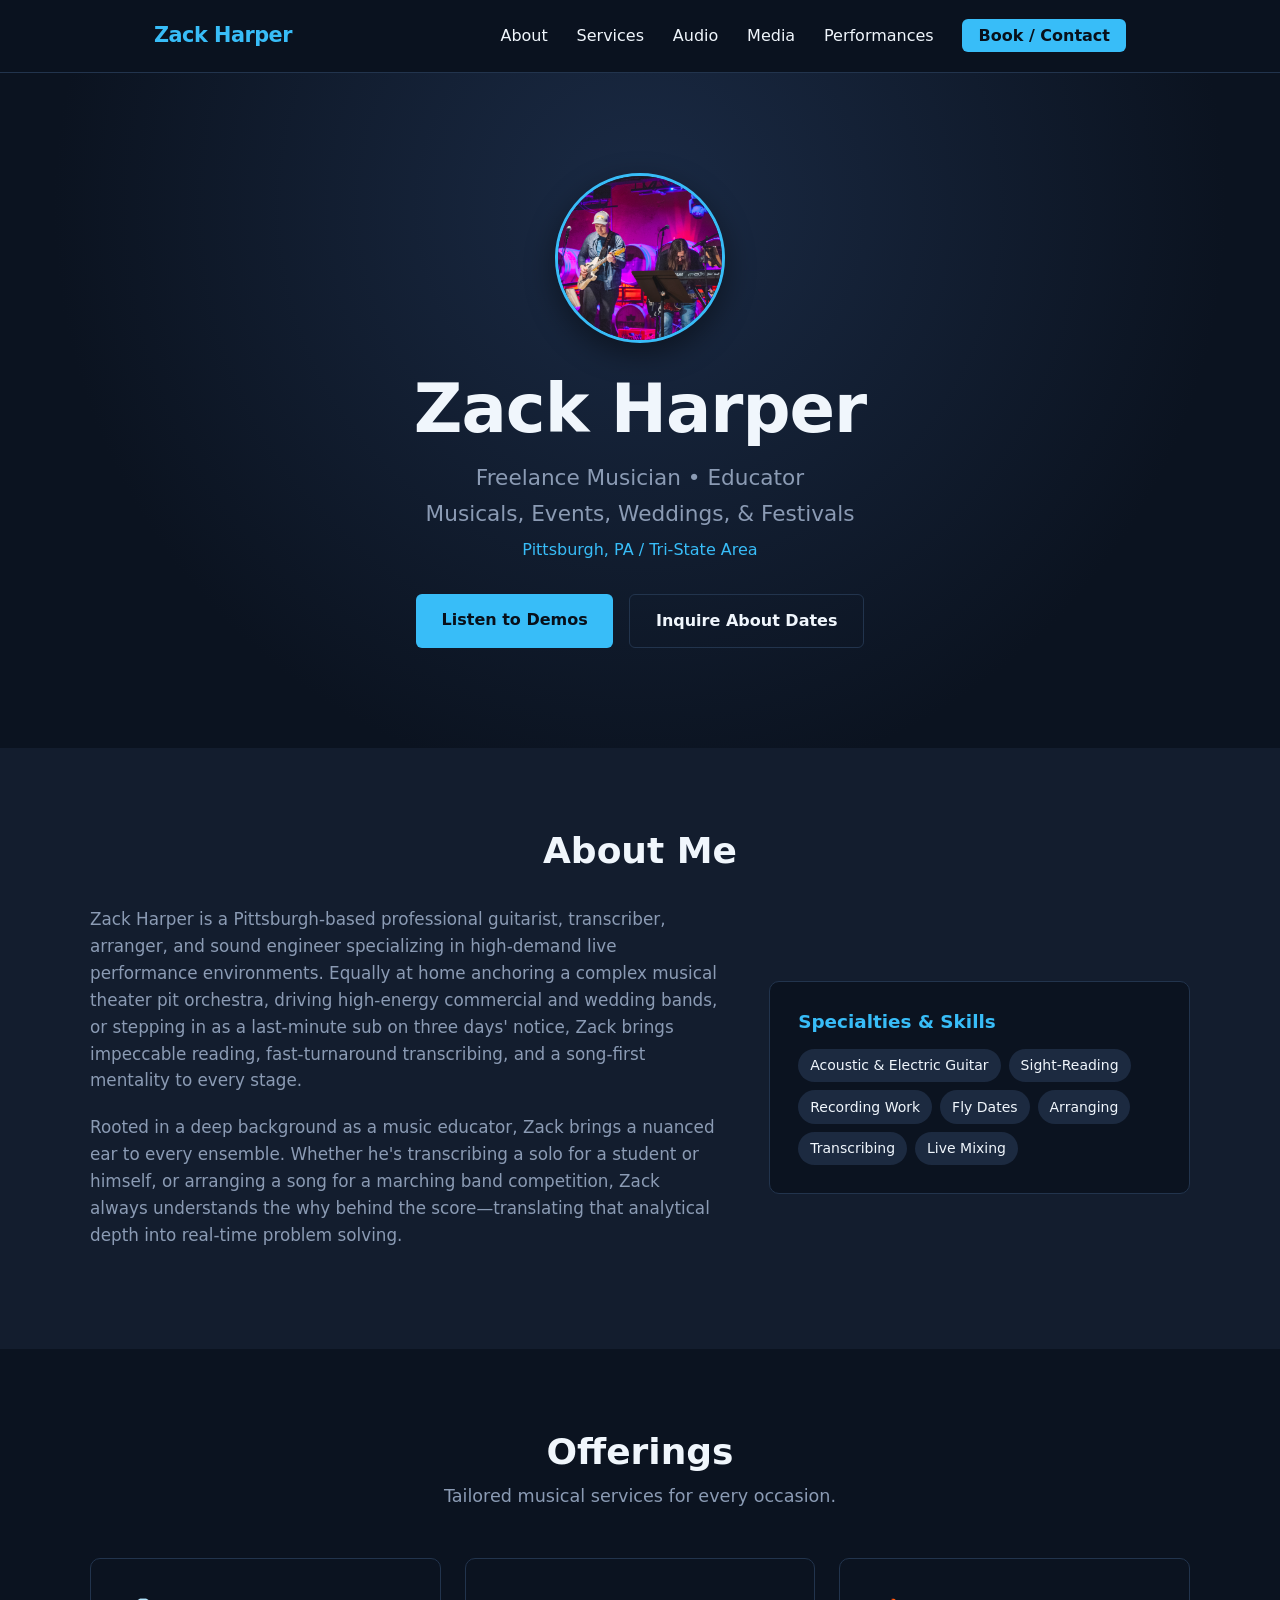
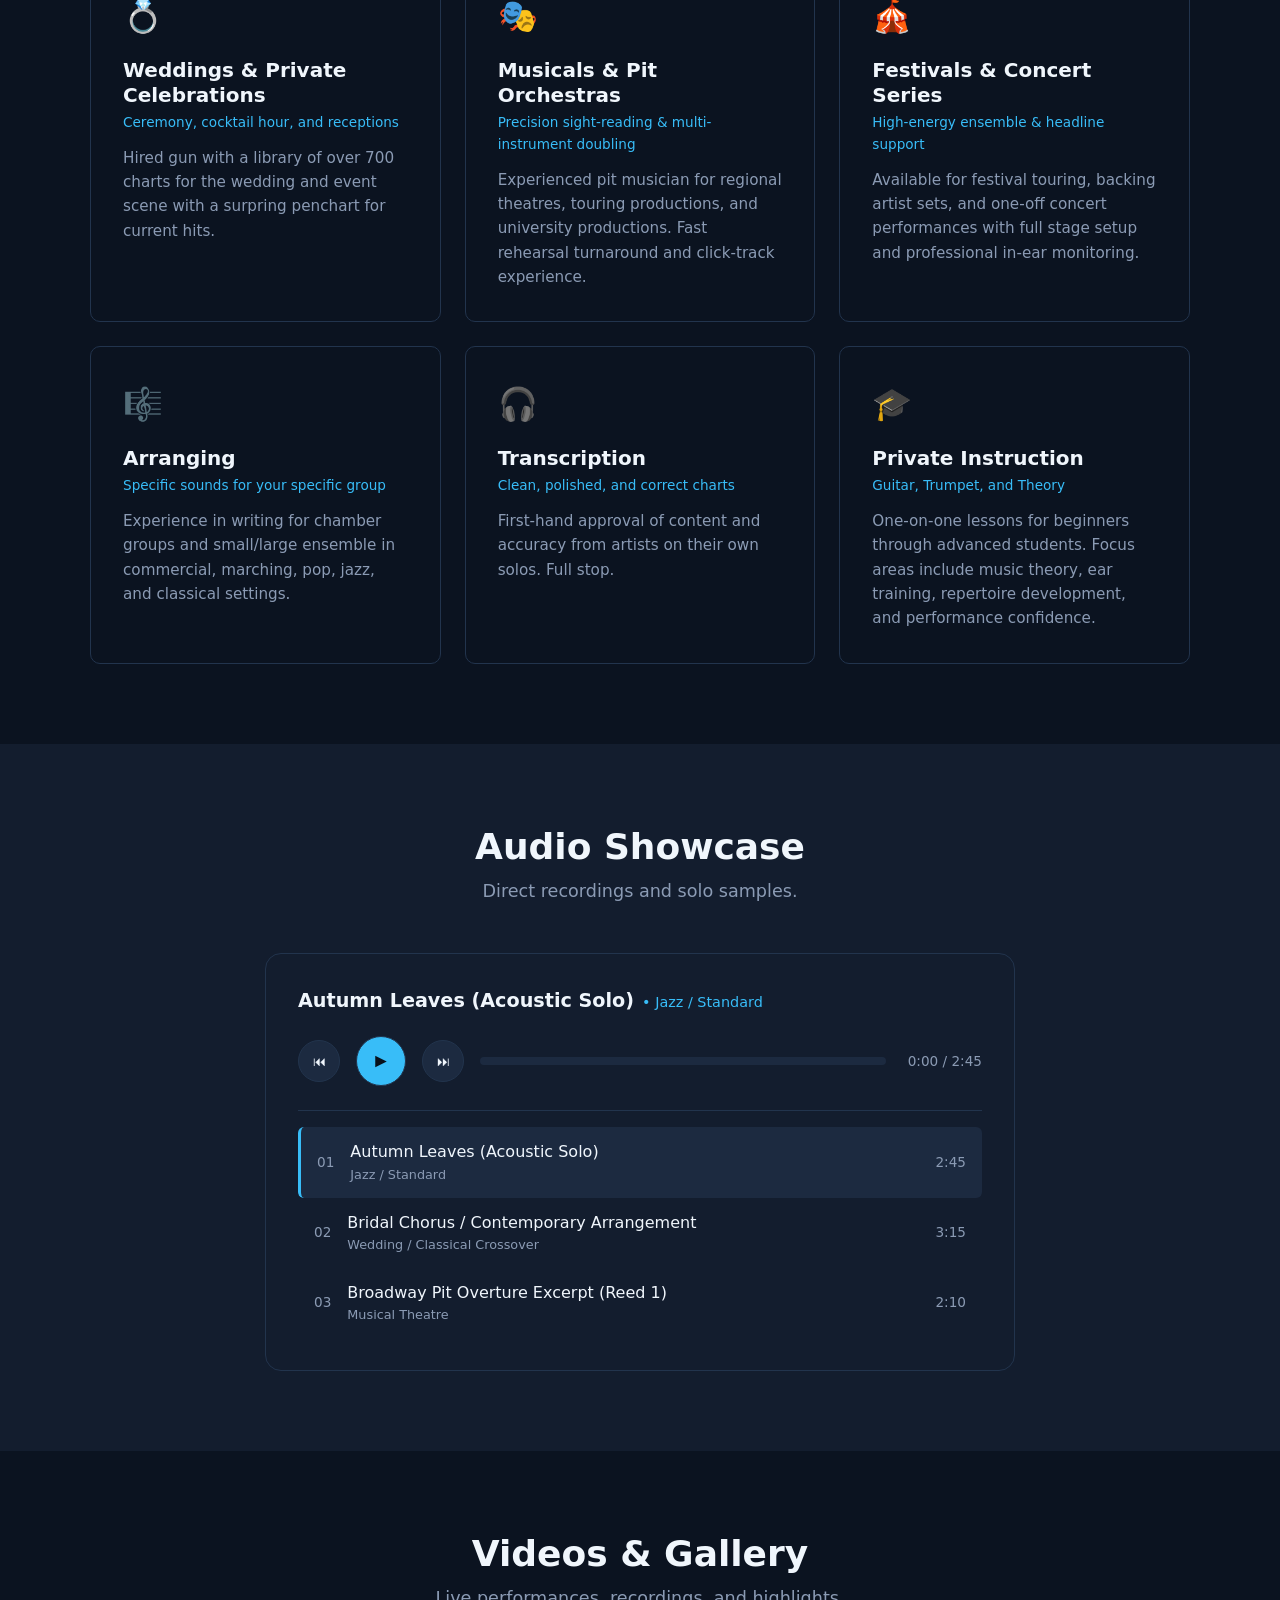
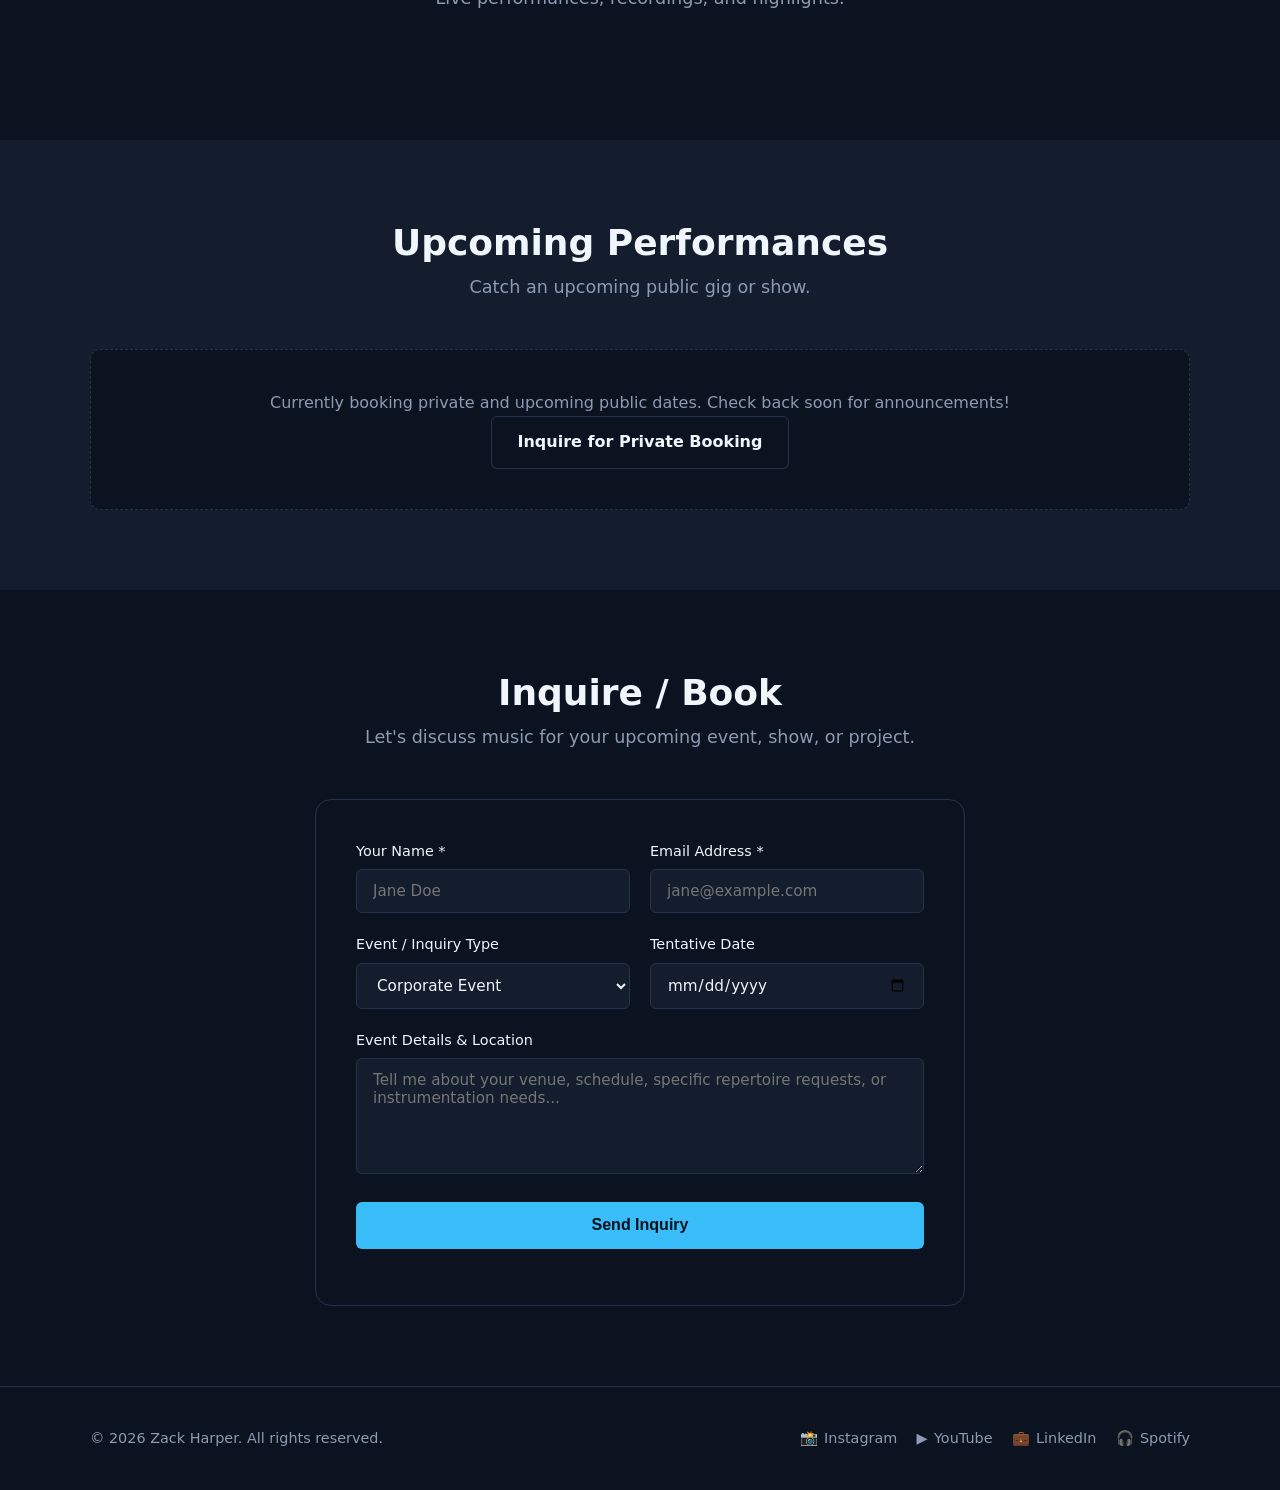
<file: index.html>
<!DOCTYPE html>
<html lang="en">
<head>
	<meta charset="UTF-8" />
	<meta name="viewport" content="width=device-width, initial-scale=1.0" />
	
	<!-- Immediate Theme Application to prevent flash of unstyled content -->
	<script type="module">
		import { musicianConfig } from "./js/config.js";
		document.documentElement.setAttribute("data-theme", musicianConfig.theme || "ocean-jazz");
	</script>

	<!-- Primary Meta Tags (dynamically populated by app.js from config) -->
	<title>Musician Portfolio</title>
	<meta name="description" content="Freelance musician portfolio - Corporate Events, Weddings, Musicals, and Festivals." />

	<!-- Stylesheets -->
	<link rel="stylesheet" href="css/variables.css" />
	<link rel="stylesheet" href="css/base.css" />
	<link rel="stylesheet" href="css/components.css" />
	<script async src="https://www.instagram.com/embed.js"></script>
</head>
<body>
	<!-- =========================================================================
		 Site Header / Navigation
		 ========================================================================= -->
	<header class="site-header" id="site-header">
		<nav class="nav-container">
			<a href="#hero" class="nav-brand" id="nav-musician-name">Musician Name</a>
			<button type="button" class="nav-toggle" id="nav-toggle" aria-label="Toggle navigation menu" aria-expanded="false">
				<span class="hamburger-bar"></span>
				<span class="hamburger-bar"></span>
				<span class="hamburger-bar"></span>
			</button>
			<ul class="nav-links" id="nav-links">
				<li><a href="#about">About</a></li>
				<li><a href="#services">Services</a></li>
				<li><a href="#audio">Audio</a></li>
				<li><a href="#media">Media</a></li>
				<li><a href="#calendar">Performances</a></li>
				<li><a href="#contact" class="nav-cta">Book / Contact</a></li>
			</ul>
		</nav>
	</header>

	<main>
		<!-- =========================================================================
			 Hero Section
			 ========================================================================= -->
		<section class="section section-hero" id="hero">
			<div class="container hero-content">
				<!-- Headshot portrait wrapper -->
				<div class="hero-avatar-wrapper" id="hero-avatar-wrapper">
					<img
						src=""
						alt="Zack Harper Headshot"
						class="hero-avatar-img"
						id="hero-avatar-img"
						style="display: none;"
						loading="eager"
					/>
				</div>
				<h1 class="hero-name" id="hero-name">Musician Name</h1>
				<div class="hero-taglines" id="hero-tagline-container">
					<!-- Tagline lines populated cleanly via DOM elements -->
				</div>
				<p class="hero-location" id="hero-location">City, State / Region</p>
				<div class="hero-actions">
					<a href="#audio" class="btn btn-primary">Listen to Demos</a>
					<a href="#contact" class="btn btn-secondary">Inquire About Dates</a>
				</div>
			</div>
		</section>

		<!-- =========================================================================
			 About Section
			 ========================================================================= -->
		<section class="section section-about" id="about">
			<div class="container">
				<h2 class="section-title">About Me</h2>
				<br>
				<div class="about-grid">
					<div class="about-bio" id="about-bio-container">
						<!-- Paragraphs populated cleanly via textContent -->
					</div>
					<div class="about-highlights">
						<h3>Specialties &amp; Skills</h3>
						<div class="badge-list" id="about-highlights-list">
							<!-- Badges populated from config via template -->
						</div>
					</div>
				</div>
			</div>
		</section>

		<!-- =========================================================================
			 Services Section (Weddings, Corporate, Pit, Festivals)
			 ========================================================================= -->
		<section class="section section-services" id="services">
			<div class="container">
				<h2 class="section-title">Offerings</h2>
				<p class="section-subtitle">Tailored musical services for every occasion.</p>
				<div class="services-grid" id="services-grid">
					<!-- Cloned from template#tmpl-service-card -->
				</div>
			</div>
		</section>

		<!-- =========================================================================
			 Audio Showcase (Custom HTML5 Player)
			 ========================================================================= -->
		<section class="section section-audio" id="audio">
			<div class="container">
				<h2 class="section-title">Audio Showcase</h2>
				<p class="section-subtitle">Direct recordings and solo samples.</p>
				
				<div class="audio-player-wrapper" id="audio-player-wrapper">
					<!-- Player controls and current track display -->
					<div class="current-track-info">
						<span class="track-title" id="player-track-title">Select a track</span>
						<span class="track-genre" id="player-track-genre"></span>
					</div>

					<!-- HTML5 Audio element managed via audio-player.js -->
					<audio id="main-audio-element" preload="none"></audio>

					<!-- Custom audio controls -->
					<div class="player-controls">
						<button type="button" id="player-btn-prev" class="player-btn" aria-label="Previous track">&#9198;</button>
						<button type="button" id="player-btn-play" class="player-btn btn-play-main" aria-label="Play or pause">&#9658;</button>
						<button type="button" id="player-btn-next" class="player-btn" aria-label="Next track">&#9197;</button>
						
						<div class="progress-bar-container" id="player-progress-container">
							<div class="progress-bar-fill" id="player-progress-fill"></div>
						</div>
						
						<span class="time-display" id="player-time-display">0:00 / 0:00</span>
					</div>

					<!-- Track list playlist (items cloned from template#tmpl-playlist-item) -->
					<ul class="playlist" id="audio-playlist" role="list"></ul>
				</div>
			</div>
		</section>

		<!-- =========================================================================
			 Media Section (YouTube Video Embeds & Image Gallery)
			 ========================================================================= -->
		<section class="section section-media" id="media">
			<div class="container">
				<h2 class="section-title">Videos &amp; Gallery</h2>
				<p class="section-subtitle">Live performances, recordings, and highlights.</p>
				
				<!-- Video Grid (cloned from template#tmpl-video-card) -->
				<div class="media-video-grid" id="media-video-grid"></div>

				<!-- Optional Photo Grid -->
				<div class="media-photo-grid" id="media-photo-grid"></div>
			</div>
		</section>

		<!-- =========================================================================
			 Performances & Calendar Section
			 ========================================================================= -->
		<section class="section section-calendar" id="calendar">
			<div class="container">
				<h2 class="section-title">Upcoming Performances</h2>
				<p class="section-subtitle">Catch an upcoming public gig or show.</p>
				
				<!-- Empty state element (toggled via CSS or display, not constructed in JS) -->
				<div class="no-performances" id="no-performances-msg" style="display: none;">
					<p>Currently booking private and upcoming public dates. Check back soon for announcements!</p>
					<a href="#contact" class="btn btn-secondary">Inquire for Private Booking</a>
				</div>

				<!-- List of upcoming gigs (cloned from template#tmpl-performance-card) -->
				<div class="performances-list" id="performances-list"></div>
			</div>
		</section>

		<!-- =========================================================================
			 Contact & Booking Inquiry Section
			 ========================================================================= -->
		<section class="section section-contact" id="contact">
			<div class="container contact-container">
				<h2 class="section-title">Inquire / Book</h2>
				<p class="section-subtitle">Let's discuss music for your upcoming event, show, or project.</p>
				
				<form class="booking-form" id="booking-form" method="POST">
					<div class="form-row">
						<div class="form-group">
							<label for="client-name">Your Name *</label>
							<input type="text" id="client-name" name="name" required placeholder="Jane Doe" />
						</div>
						<div class="form-group">
							<label for="client-email">Email Address *</label>
							<input type="email" id="client-email" name="email" required placeholder="jane@example.com" />
						</div>
					</div>

					<div class="form-row">
						<div class="form-group">
							<label for="event-type">Event / Inquiry Type</label>
							<select id="event-type" name="event_type">
								<option value="corporate">Corporate Event</option>
								<option value="wedding">Wedding / Private Function</option>
								<option value="musical">Musical / Pit Orchestra</option>
								<option value="festival">Festival / Concert</option>
								<option value="other">Other Inquiry</option>
							</select>
						</div>
						<div class="form-group">
							<label for="event-date">Tentative Date</label>
							<input type="date" id="event-date" name="event_date" />
						</div>
					</div>

					<div class="form-group">
						<label for="event-details">Event Details &amp; Location</label>
						<textarea id="event-details" name="details" rows="5" placeholder="Tell me about your venue, schedule, specific repertoire requests, or instrumentation needs..."></textarea>
					</div>

					<button type="submit" class="btn btn-primary btn-submit">Send Inquiry</button>
					<p class="form-status" id="form-status" aria-live="polite"></p>
				</form>
			</div>
		</section>
	</main>

	<!-- =========================================================================
		 Site Footer
		 ========================================================================= -->
	<footer class="site-footer">
		<div class="container footer-content">
			<p id="footer-copyright">&copy; <span id="current-year"></span> Zack Harper. All rights reserved.</p>
			<div class="social-links" id="social-links">
				<!-- Social links dynamically populated from templates/social-link.html -->
			</div>
		</div>
	</footer>

	<!-- Scripts (Modular ES6 JavaScript) -->
	<script type="module" src="js/app.js"></script>
</body>
</html>
</file>
<file: css/variables.css>
/**
 * =============================================================================
 * Theme Design Tokens & Presets (variables.css)
 * =============================================================================
 * Curated color themes based on professional musical aesthetics.
 * The active theme is selected by `theme: "..."` in config.js.
 */

/* -----------------------------------------------------------------------------
   Common Layout & Spacing Tokens
   ----------------------------------------------------------------------------- */
:root {
	--container-max-width: 1100px;
	--radius-sm: 6px;
	--radius-md: 10px;
	--radius-lg: 16px;
	--transition-fast: 0.2s ease;
	--transition-normal: 0.3s ease;

	--font-heading: system-ui, -apple-system, BlinkMacSystemFont, "Segoe UI", Roboto, sans-serif;
	--font-body: system-ui, -apple-system, BlinkMacSystemFont, "Segoe UI", Roboto, sans-serif;

	--color-success: #10b981;
	--color-error: #ef4444;
}

/* =============================================================================
   BLUE & HEATHER PALETTES
   ============================================================================= */

/* THEME: "slate-denim" (Washed denim slate, cool midnight steel, cornflower accent) */
:root,
:root[data-theme="slate-denim"] {
	--color-bg-primary: #0f141c;
	--color-bg-secondary: #171f2b;
	--color-bg-tertiary: #243043;
	--color-bg-header: rgba(15, 20, 28, 0.92);
	--color-hero-glow: #1a2536;

	--color-text-main: #edf2f7;
	--color-text-muted: #8ea1b8;
	--color-text-inverse: #0b1117;

	--color-accent: #60a5fa;
	--color-accent-hover: #3b82f6;
	--color-border: #28374d;
}

/* THEME: "heather-indigo" (Scottish heather thistle, twilight violet accent) */
:root[data-theme="heather-indigo"] {
	--color-bg-primary: #12131c;
	--color-bg-secondary: #1a1b29;
	--color-bg-tertiary: #27283c;
	--color-bg-header: rgba(18, 19, 28, 0.92);
	--color-hero-glow: #242238;

	--color-text-main: #f4f3f8;
	--color-text-muted: #9d9db5;
	--color-text-inverse: #100f1a;

	--color-accent: #a78bfa;
	--color-accent-hover: #8b5cf6;
	--color-border: #2e3048;
}

/* THEME: "fog-and-fjord" (Deep Nordic fjord navy, seafoam / arctic teal accent) */
:root[data-theme="fog-and-fjord"] {
	--color-bg-primary: #0d151a;
	--color-bg-secondary: #142028;
	--color-bg-tertiary: #1e303c;
	--color-bg-header: rgba(13, 21, 26, 0.92);
	--color-hero-glow: #1a2c38;

	--color-text-main: #f0f7f9;
	--color-text-muted: #8fa7b3;
	--color-text-inverse: #081116;

	--color-accent: #2dd4bf;
	--color-accent-hover: #14b8a6;
	--color-border: #233b49;
}

/* THEME: "twilight-mauve" (Dusty heather mauve-charcoal, periwinkle accent) */
:root[data-theme="twilight-mauve"] {
	--color-bg-primary: #151318;
	--color-bg-secondary: #1f1b24;
	--color-bg-tertiary: #2d2834;
	--color-bg-header: rgba(21, 19, 24, 0.92);
	--color-hero-glow: #2b2233;

	--color-text-main: #f7f5f8;
	--color-text-muted: #a69bb0;
	--color-text-inverse: #131018;

	--color-accent: #818cf8;
	--color-accent-hover: #6366f1;
	--color-border: #383042;
}

/* THEME: "heather-mist-light" (Airy light heather mist, pure white card, royal indigo) */
:root[data-theme="heather-mist-light"] {
	--color-bg-primary: #f8fafc;
	--color-bg-secondary: #ffffff;
	--color-bg-tertiary: #e2e8f0;
	--color-bg-header: rgba(248, 250, 252, 0.92);
	--color-hero-glow: #e2e8f0;

	--color-text-main: #1e293b;
	--color-text-muted: #64748b;
	--color-text-inverse: #ffffff;

	--color-accent: #4f46e5;
	--color-accent-hover: #4338ca;
	--color-border: #cbd5e1;
}

/* =============================================================================
   ORIGINAL PALETTES
   ============================================================================= */

/* THEME: "ocean-jazz" (Midnight navy, electric cyan accent) */
:root[data-theme="ocean-jazz"] {
	--color-bg-primary: #0b1320;
	--color-bg-secondary: #131d2e;
	--color-bg-tertiary: #1c2a40;
	--color-bg-header: rgba(11, 19, 32, 0.92);
	--color-hero-glow: #1a2a44;

	--color-text-main: #f0f6fc;
	--color-text-muted: #8b9bb4;
	--color-text-inverse: #08101a;

	--color-accent: #38bdf8;
	--color-accent-hover: #0ea5e9;
	--color-border: #22344d;
}

/* THEME: "midnight-amber" (Deep charcoal slate, warm amber accent) */
:root[data-theme="midnight-amber"] {
	--color-bg-primary: #121417;
	--color-bg-secondary: #1a1e24;
	--color-bg-tertiary: #252b34;
	--color-bg-header: rgba(18, 20, 23, 0.92);
	--color-hero-glow: #252b34;

	--color-text-main: #f3f4f6;
	--color-text-muted: #9ca3af;
	--color-text-inverse: #111827;

	--color-accent: #f59e0b;
	--color-accent-hover: #d97706;
	--color-border: #2d3748;
}

/* THEME: "velvet-brass" (Deep velvet plum, polished brass gold accent) */
:root[data-theme="velvet-brass"] {
	--color-bg-primary: #150f14;
	--color-bg-secondary: #201720;
	--color-bg-tertiary: #2e222e;
	--color-bg-header: rgba(21, 15, 20, 0.92);
	--color-hero-glow: #2c1a29;

	--color-text-main: #fbf7ee;
	--color-text-muted: #b5a4b1;
	--color-text-inverse: #1a1215;

	--color-accent: #e5b364;
	--color-accent-hover: #cc9746;
	--color-border: #3b2a3a;
}

/* THEME: "emerald-lounge" (Dark forest slate, fresh mint gold accent) */
:root[data-theme="emerald-lounge"] {
	--color-bg-primary: #0f1714;
	--color-bg-secondary: #17241f;
	--color-bg-tertiary: #23342d;
	--color-bg-header: rgba(15, 23, 20, 0.92);
	--color-hero-glow: #1a3025;

	--color-text-main: #f4f7f5;
	--color-text-muted: #95a89e;
	--color-text-inverse: #0b1411;

	--color-accent: #34d399;
	--color-accent-hover: #10b981;
	--color-border: #273e34;
}

/* THEME: "clean-light" (Studio white, royal sapphire blue accent) */
:root[data-theme="clean-light"] {
	--color-bg-primary: #ffffff;
	--color-bg-secondary: #f8fafc;
	--color-bg-tertiary: #e2e8f0;
	--color-bg-header: rgba(255, 255, 255, 0.92);
	--color-hero-glow: #e2e8f0;

	--color-text-main: #0f172a;
	--color-text-muted: #64748b;
	--color-text-inverse: #ffffff;

	--color-accent: #2563eb;
	--color-accent-hover: #1d4ed8;
	--color-border: #e2e8f0;
}
</file>
<file: css/base.css>
﻿/**
* =============================================================================
* Base CSS: Reset, Typography, Layout Containers
* =============================================================================
*/

/* Modern CSS Reset */
*, *::before, *::after {
	box-sizing: border-box;
	margin: 0;
	padding: 0;
}

html {
	scroll-behavior: smooth;
	font-size: 16px;
}

body {
	background-color: var(--color-bg-primary);
	color: var(--color-text-main);
	font-family: var(--font-body);
	line-height: 1.6;
	-webkit-font-smoothing: antialiased;
}

/* Layout Containers */
.container {
	width: 90%;
	max-width: var(--container-max-width);
	margin: 0 auto;
}

/* Sections */
.section {
	padding: 5rem 0;
}

.section:nth-of-type(even) {
	background-color: var(--color-bg-secondary);
}

.section-title {
	font-size: 2.25rem;
	font-weight: 700;
	text-align: center;
	margin-bottom: 0.5rem;
	color: var(--color-text-main);
}

.section-subtitle {
	text-align: center;
	color: var(--color-text-muted);
	font-size: 1.1rem;
	margin-bottom: 3rem;
}

/* Typography Helpers */
h1, h2, h3, h4 {
	font-family: var(--font-heading);
	line-height: 1.25;
}

a {
	color: inherit;
	text-decoration: none;
	transition: color var(--transition-fast);
}

ul {
	list-style: none;
}

/* Responsive Media */
img, iframe {
	max-width: 100%;
	display: block;
}
</file>
<file: css/components.css>
/**
* =============================================================================
* Components CSS: Header, Buttons, Cards, Audio Player, Calendar, Form
* =============================================================================
*/

/* -----------------------------------------------------------------------------
	Navigation Header
	----------------------------------------------------------------------------- */
.site-header {
	position: sticky;
	top: 0;
	z-index: 100;
	background-color: var(--color-bg-header, rgba(18, 20, 23, 0.92));
	backdrop-filter: blur(8px);
	border-bottom: 1px solid var(--color-border);
}

.nav-container {
	display: flex;
	justify-content: space-between;
	align-items: center;
	padding: 1.2rem 5%;
	max-width: var(--container-max-width);
	margin: 0 auto;
}

.nav-brand {
	font-size: 1.3rem;
	font-weight: 700;
	letter-spacing: -0.5px;
	color: var(--color-accent);
}

/* Mobile Hamburger Button (Hidden on Desktop) */
.nav-toggle {
	display: none;
	background: transparent;
	border: none;
	cursor: pointer;
	padding: 0.5rem;
	flex-direction: column;
	gap: 5px;
	z-index: 110;
}

.hamburger-bar {
	display: block;
	width: 24px;
	height: 2px;
	background-color: var(--color-text-main);
	border-radius: 2px;
	transition: transform var(--transition-fast), opacity var(--transition-fast);
}

.nav-links {
	display: flex;
	gap: 1.8rem;
	align-items: center;
}

.nav-links a:hover {
	color: var(--color-accent);
}

.nav-cta {
	background-color: var(--color-accent);
	color: var(--color-text-inverse) !important;
	padding: 0.45rem 1rem;
	border-radius: var(--radius-sm);
	font-weight: 600;
	transition: opacity var(--transition-fast) !important;
}

.nav-cta:hover {
	opacity: 0.9;
}

/* -----------------------------------------------------------------------------
	Buttons
	----------------------------------------------------------------------------- */
.btn {
	display: inline-block;
	padding: 0.8rem 1.6rem;
	border-radius: var(--radius-sm);
	font-weight: 600;
	cursor: pointer;
	border: none;
	transition: all var(--transition-fast);
	text-align: center;
}

.btn-primary {
	background-color: var(--color-accent);
	color: var(--color-text-inverse);
}

.btn-primary:hover {
	background-color: var(--color-accent-hover);
}

.btn-secondary {
	background-color: transparent;
	color: var(--color-text-main);
	border: 1px solid var(--color-border);
}

.btn-secondary:hover {
	background-color: var(--color-bg-tertiary);
	border-color: var(--color-text-muted);
}

.btn-sm {
	padding: 0.4rem 0.8rem;
	font-size: 0.875rem;
}

/* -----------------------------------------------------------------------------
	Hero Section
	----------------------------------------------------------------------------- */
.section-hero {
	min-height: 75vh;
	display: flex;
	align-items: center;
	justify-content: center;
	text-align: center;
	background: radial-gradient(circle at 50% 20%, var(--color-hero-glow, #222933) 0%, var(--color-bg-primary) 70%);
}

/* Headshot Avatar in Hero */
.hero-avatar-wrapper {
	display: flex;
	justify-content: center;
	align-items: center;
	margin-bottom: 1.5rem;
}

.hero-avatar-img {
	width: 170px;
	height: 170px;
	border-radius: 50%;
	object-fit: cover;
	object-position: center 20%;
	border: 3px solid var(--color-accent);
	box-shadow: 0 10px 30px rgba(0, 0, 0, 0.45);
	transition: transform var(--transition-normal), border-color var(--transition-normal);
}

.hero-avatar-img:hover {
	transform: scale(1.04);
}

.hero-name {
	font-size: clamp(2.5rem, 6vw, 4.2rem);
	font-weight: 800;
	letter-spacing: -1px;
	margin-bottom: 0.75rem;
}

.hero-taglines {
	margin-bottom: 0.5rem;
}

.hero-tagline {
	font-size: clamp(1.1rem, 2.5vw, 1.35rem);
	color: var(--color-text-muted);
	max-width: 650px;
	margin: 0 auto 0.35rem auto;
	line-height: 1.4;
}

.hero-location {
	color: var(--color-accent);
	font-weight: 500;
	margin-bottom: 2rem;
}

.hero-actions {
	display: flex;
	gap: 1rem;
	justify-content: center;
	flex-wrap: wrap;
}

/* -----------------------------------------------------------------------------
	About Section
	----------------------------------------------------------------------------- */
.about-grid {
	display: grid;
	grid-template-columns: 3fr 2fr;
	gap: 3rem;
	align-items: center;
}

.about-bio p {
	margin-bottom: 1.25rem;
	color: var(--color-text-muted);
	font-size: 1.05rem;
}

.about-highlights {
	background-color: var(--color-bg-primary);
	padding: 1.75rem;
	border-radius: var(--radius-md);
	border: 1px solid var(--color-border);
}

.about-highlights h3 {
	font-size: 1.15rem;
	margin-bottom: 1rem;
	color: var(--color-accent);
}

.badge-list {
	display: flex;
	flex-wrap: wrap;
	gap: 0.5rem;
}

.badge {
	background-color: var(--color-bg-tertiary);
	color: var(--color-text-main);
	padding: 0.35rem 0.75rem;
	border-radius: 999px;
	font-size: 0.875rem;
}

/* -----------------------------------------------------------------------------
	Services Grid & Dynamic Layouts
	----------------------------------------------------------------------------- */
.services-grid {
	display: grid;
	gap: 1.5rem;
	/* Responsive baseline fallback */
	grid-template-columns: repeat(auto-fit, minmax(280px, 1fr));
}

/* 1 Card: Centered spotlight card */
.services-grid[data-count="1"] {
	grid-template-columns: minmax(auto, 600px);
	justify-content: center;
}

/* 2 Cards: Balanced two-column split */
.services-grid[data-count="2"] {
	grid-template-columns: repeat(2, minmax(0, 1fr));
}

/* 3 Cards: Classic balanced three-column row */
.services-grid[data-count="3"] {
	grid-template-columns: repeat(3, minmax(0, 1fr));
}

/* 4 Cards: Clean 2x2 grid */
.services-grid[data-count="4"] {
	grid-template-columns: repeat(2, minmax(0, 1fr));
}

/* 5 Cards: 3 cards on top row, 2 centered on bottom row (Desktop) */
@media (min-width: 900px) {
	.services-grid[data-count="5"] {
		grid-template-columns: repeat(6, 1fr);
	}
	/* Top row: 3 cards taking 2 columns each (3 x 2 = 6) */
	.services-grid[data-count="5"] > .service-card:nth-child(1),
	.services-grid[data-count="5"] > .service-card:nth-child(2),
	.services-grid[data-count="5"] > .service-card:nth-child(3) {
		grid-column: span 2;
	}
	/* Bottom row: 2 cards centered (card 4 starts at column 2 and spans 2; card 5 spans 2) */
	.services-grid[data-count="5"] > .service-card:nth-child(4) {
		grid-column: 2 / span 2;
	}
	.services-grid[data-count="5"] > .service-card:nth-child(5) {
		grid-column: 4 / span 2;
	}
}

/* 6 Cards: Balanced 3x2 grid */
@media (min-width: 900px) {
	.services-grid[data-count="6"] {
		grid-template-columns: repeat(3, minmax(0, 1fr));
	}
}

.service-card {
	background-color: var(--color-bg-primary);
	padding: 2rem;
	border-radius: var(--radius-md);
	border: 1px solid var(--color-border);
	transition: transform var(--transition-fast), border-color var(--transition-fast);
}

.service-card:hover {
	transform: translateY(-4px);
	border-color: var(--color-accent);
}

.service-icon {
	font-size: 2rem;
	margin-bottom: 1rem;
}

.service-title {
	font-size: 1.25rem;
	margin-bottom: 0.25rem;
}

.service-subtitle {
	color: var(--color-accent);
	font-size: 0.85rem;
	font-weight: 500;
	margin-bottom: 0.75rem;
}

.service-desc {
	color: var(--color-text-muted);
	font-size: 0.95rem;
}

/* -----------------------------------------------------------------------------
	Custom Audio Player
	----------------------------------------------------------------------------- */
.audio-player-wrapper {
	background-color: var(--color-bg-secondary);
	border: 1px solid var(--color-border);
	border-radius: var(--radius-lg);
	padding: 2rem;
	max-width: 750px;
	margin: 0 auto;
}

.current-track-info {
	display: flex;
	align-items: baseline;
	gap: 0.5rem;
	margin-bottom: 1.25rem;
}

.track-title {
	font-size: 1.2rem;
	font-weight: 600;
}

.track-genre {
	color: var(--color-accent);
	font-size: 0.9rem;
}

.player-controls {
	display: flex;
	align-items: center;
	gap: 1rem;
	margin-bottom: 1.5rem;
}

.player-btn {
	background: var(--color-bg-tertiary);
	border: 1px solid var(--color-border);
	color: var(--color-text-main);
	width: 42px;
	height: 42px;
	border-radius: 50%;
	cursor: pointer;
	display: flex;
	align-items: center;
	justify-content: center;
	transition: background var(--transition-fast);
}

.player-btn:hover {
	background: var(--color-accent);
	color: var(--color-text-inverse);
}

.btn-play-main {
	width: 50px;
	height: 50px;
	font-size: 1.2rem;
	background: var(--color-accent);
	color: var(--color-text-inverse);
}

.progress-bar-container {
	flex-grow: 1;
	height: 8px;
	background-color: var(--color-bg-tertiary);
	border-radius: 999px;
	cursor: pointer;
	position: relative;
	overflow: hidden;
}

.progress-bar-fill {
	width: 0%;
	height: 100%;
	background-color: var(--color-accent);
	border-radius: 999px;
	transition: width 0.1s linear;
}

.time-display {
	font-size: 0.85rem;
	color: var(--color-text-muted);
	min-width: 80px;
	text-align: right;
}

.playlist {
	border-top: 1px solid var(--color-border);
	padding-top: 1rem;
}

.playlist-item {
	display: flex;
	justify-content: space-between;
	align-items: center;
	padding: 0.75rem 1rem;
	border-radius: var(--radius-sm);
	cursor: pointer;
	transition: background var(--transition-fast);
}

.playlist-item:hover {
	background-color: var(--color-bg-tertiary);
}

.playlist-item.active {
	background-color: var(--color-bg-tertiary);
	border-left: 3px solid var(--color-accent);
}

.playlist-item-meta {
	display: flex;
	gap: 1rem;
	align-items: center;
}

.playlist-item-num {
	color: var(--color-text-muted);
	font-size: 0.85rem;
}

.playlist-item-title {
	font-weight: 500;
}

.playlist-item-genre {
	color: var(--color-text-muted);
	font-size: 0.8rem;
}

.playlist-item-duration {
	color: var(--color-text-muted);
	font-size: 0.85rem;
}

/* -----------------------------------------------------------------------------
	Media (Video Grid)
	----------------------------------------------------------------------------- */
.media-video-grid {
	display: grid;
	grid-template-columns: repeat(auto-fit, minmax(320px, 1fr));
	gap: 2rem;
}

.video-card {
	background-color: var(--color-bg-primary);
	border: 1px solid var(--color-border);
	border-radius: var(--radius-md);
	overflow: hidden;
}

.video-responsive-wrapper {
	position: relative;
	padding-bottom: 56.25%; /* 16:9 Aspect Ratio */
	height: 0;
	overflow: hidden;
}

.video-responsive-wrapper iframe {
	position: absolute;
	top: 0;
	left: 0;
	width: 100%;
	height: 100%;
}

.video-caption {
	padding: 1.25rem;
}

.video-title {
	font-size: 1.1rem;
	margin-bottom: 0.35rem;
}

.video-description {
	font-size: 0.9rem;
	color: var(--color-text-muted);
}

/* -----------------------------------------------------------------------------
	Instagram Embed Cards (Reels & Posts)
	----------------------------------------------------------------------------- */
.instagram-card {
	background-color: var(--color-bg-primary);
	border: 1px solid var(--color-border);
	border-radius: var(--radius-md);
	overflow: hidden;
	display: flex;
	flex-direction: column;
}

.instagram-embed-wrapper {
	width: 100%;
	display: flex;
	justify-content: center;
	background-color: var(--color-bg-secondary);
}

.instagram-iframe {
	width: 100%;
	max-width: 540px;
	border: none;
	overflow: hidden;
}

/* Reel vertical height */
.instagram-reel-wrapper .instagram-iframe {
	min-height: 580px;
}

/* Post / Photo height */
.instagram-post-wrapper .instagram-iframe {
	min-height: 480px;
}

.instagram-caption {
	padding: 1.25rem;
}

.instagram-title {
	font-size: 1.1rem;
	margin-bottom: 0.35rem;
}

.instagram-description {
	font-size: 0.9rem;
	color: var(--color-text-muted);
}

/* -----------------------------------------------------------------------------
	Performances & Calendar List
	----------------------------------------------------------------------------- */
.performances-list {
	display: flex;
	flex-direction: column;
	gap: 1rem;
	max-width: 800px;
	margin: 0 auto;
}

.performance-card {
	display: flex;
	align-items: center;
	gap: 1.5rem;
	background-color: var(--color-bg-primary);
	border: 1px solid var(--color-border);
	border-radius: var(--radius-md);
	padding: 1.25rem 1.5rem;
}

.performance-date-badge {
	display: flex;
	flex-direction: column;
	align-items: center;
	justify-content: center;
	background-color: var(--color-bg-tertiary);
	border-radius: var(--radius-sm);
	min-width: 65px;
	padding: 0.5rem;
	text-align: center;
}

.date-month {
	font-size: 0.75rem;
	font-weight: 700;
	color: var(--color-accent);
}

.date-day {
	font-size: 1.5rem;
	font-weight: 800;
	line-height: 1;
}

.date-weekday {
	font-size: 0.7rem;
	color: var(--color-text-muted);
}

.performance-details {
	flex-grow: 1;
}

.performance-title {
	font-size: 1.15rem;
	margin-bottom: 0.2rem;
}

.performance-venue {
	color: var(--color-text-muted);
	font-size: 0.9rem;
}

.performance-time {
	color: var(--color-accent);
	font-size: 0.85rem;
}

.badge-free {
	font-size: 0.8rem;
	color: var(--color-success);
	border: 1px solid var(--color-success);
	padding: 0.25rem 0.6rem;
	border-radius: 999px;
}

.no-performances {
	text-align: center;
	padding: 2.5rem;
	background-color: var(--color-bg-primary);
	border-radius: var(--radius-md);
	border: 1px dashed var(--color-border);
	color: var(--color-text-muted);
}

/* -----------------------------------------------------------------------------
	Contact Form
	----------------------------------------------------------------------------- */
.contact-container {
	max-width: 650px;
}

.booking-form {
	background-color: var(--color-bg-primary);
	border: 1px solid var(--color-border);
	border-radius: var(--radius-lg);
	padding: 2.5rem;
}

.form-row {
	display: grid;
	grid-template-columns: 1fr 1fr;
	gap: 1.25rem;
}

.form-group {
	margin-bottom: 1.25rem;
}

.form-group label {
	display: block;
	font-size: 0.9rem;
	font-weight: 500;
	margin-bottom: 0.4rem;
	color: var(--color-text-main);
}

.form-group input,
.form-group select,
.form-group textarea {
	width: 100%;
	padding: 0.75rem 1rem;
	background-color: var(--color-bg-secondary);
	border: 1px solid var(--color-border);
	border-radius: var(--radius-sm);
	color: var(--color-text-main);
	font-family: inherit;
	font-size: 0.95rem;
	transition: border-color var(--transition-fast);
}

.form-group input:focus,
.form-group select:focus,
.form-group textarea:focus {
	outline: none;
	border-color: var(--color-accent);
}

.btn-submit {
	width: 100%;
	padding: 0.9rem;
	font-size: 1rem;
}

.form-status {
	margin-top: 1rem;
	font-size: 0.9rem;
	text-align: center;
}

.form-status.success { color: var(--color-success); }
.form-status.error { color: var(--color-error); }
.form-status.sending { color: var(--color-accent); }

/* -----------------------------------------------------------------------------
	Footer
	----------------------------------------------------------------------------- */
.site-footer {
	border-top: 1px solid var(--color-border);
	padding: 2.5rem 0;
	background-color: var(--color-bg-primary);
}

.footer-content {
	display: flex;
	justify-content: space-between;
	align-items: center;
	flex-wrap: wrap;
	gap: 1.5rem;
	color: var(--color-text-muted);
	font-size: 0.9rem;
}

.social-links {
	display: flex;
	gap: 1.2rem;
}

.social-link {
	display: flex;
	align-items: center;
	gap: 0.4rem;
}

.social-link:hover {
	color: var(--color-accent);
}

/* -----------------------------------------------------------------------------
	Responsive Breakpoints (Mobile & Tablet Optimization)
	----------------------------------------------------------------------------- */
@media (max-width: 768px) {
	/* Mobile Navigation Drawer */
	.nav-toggle {
		display: flex;
	}

	.nav-links {
		display: none;
		position: absolute;
		top: 100%;
		left: 0;
		right: 0;
		flex-direction: column;
		background-color: var(--color-bg-secondary);
		border-bottom: 1px solid var(--color-border);
		padding: 1.5rem 5%;
		gap: 1.25rem;
		box-shadow: 0 10px 25px rgba(0, 0, 0, 0.4);
	}

	.nav-links.nav-open {
		display: flex;
	}

	.nav-links a {
		font-size: 1.1rem;
		padding: 0.5rem 0;
		width: 100%;
	}

	.nav-cta {
		text-align: center;
		padding: 0.75rem 1rem !important;
		margin-top: 0.5rem;
	}

	/* Hero Section */
	.section-hero {
		min-height: 60vh;
		padding: 4rem 0 3rem 0;
	}

	.hero-name {
		font-size: 2.2rem;
	}

	.hero-tagline {
		font-size: 1.1rem;
	}

	.hero-actions {
		flex-direction: column;
		width: 100%;
	}

	.hero-actions .btn {
		width: 100%;
	}

	/* About Section */
	.about-grid {
		grid-template-columns: 1fr;
		gap: 2rem;
	}

	/* Services Grid: single column on mobile */
	.services-grid,
	.services-grid[data-count="1"],
	.services-grid[data-count="2"],
	.services-grid[data-count="3"],
	.services-grid[data-count="4"],
	.services-grid[data-count="5"],
	.services-grid[data-count="6"] {
		grid-template-columns: 1fr !important;
	}

	.services-grid[data-count="5"] > .service-card {
		grid-column: auto !important;
	}

	/* Audio Player */
	.audio-player-wrapper {
		padding: 1.25rem 1rem;
	}

	.player-controls {
		gap: 0.6rem;
	}

	.time-display {
		min-width: 65px;
		font-size: 0.75rem;
	}

	.playlist-item {
		padding: 0.75rem 0.5rem;
	}

	.playlist-item-meta {
		gap: 0.6rem;
	}

	/* Media / Videos */
	.media-video-grid {
		grid-template-columns: 1fr;
		gap: 1.5rem;
	}

	/* Performance Cards */
	.performance-card {
		flex-direction: column;
		align-items: flex-start;
		gap: 1rem;
		padding: 1.25rem 1rem;
	}

	.performance-action {
		width: 100%;
	}

	.performance-action .btn {
		width: 100%;
	}

	/* Contact Form */
	.booking-form {
		padding: 1.5rem 1.25rem;
	}

	.form-row {
		grid-template-columns: 1fr;
		gap: 0;
	}

	/* Footer */
	.footer-content {
		flex-direction: column;
		text-align: center;
		gap: 1.5rem;
	}
}
</file>
